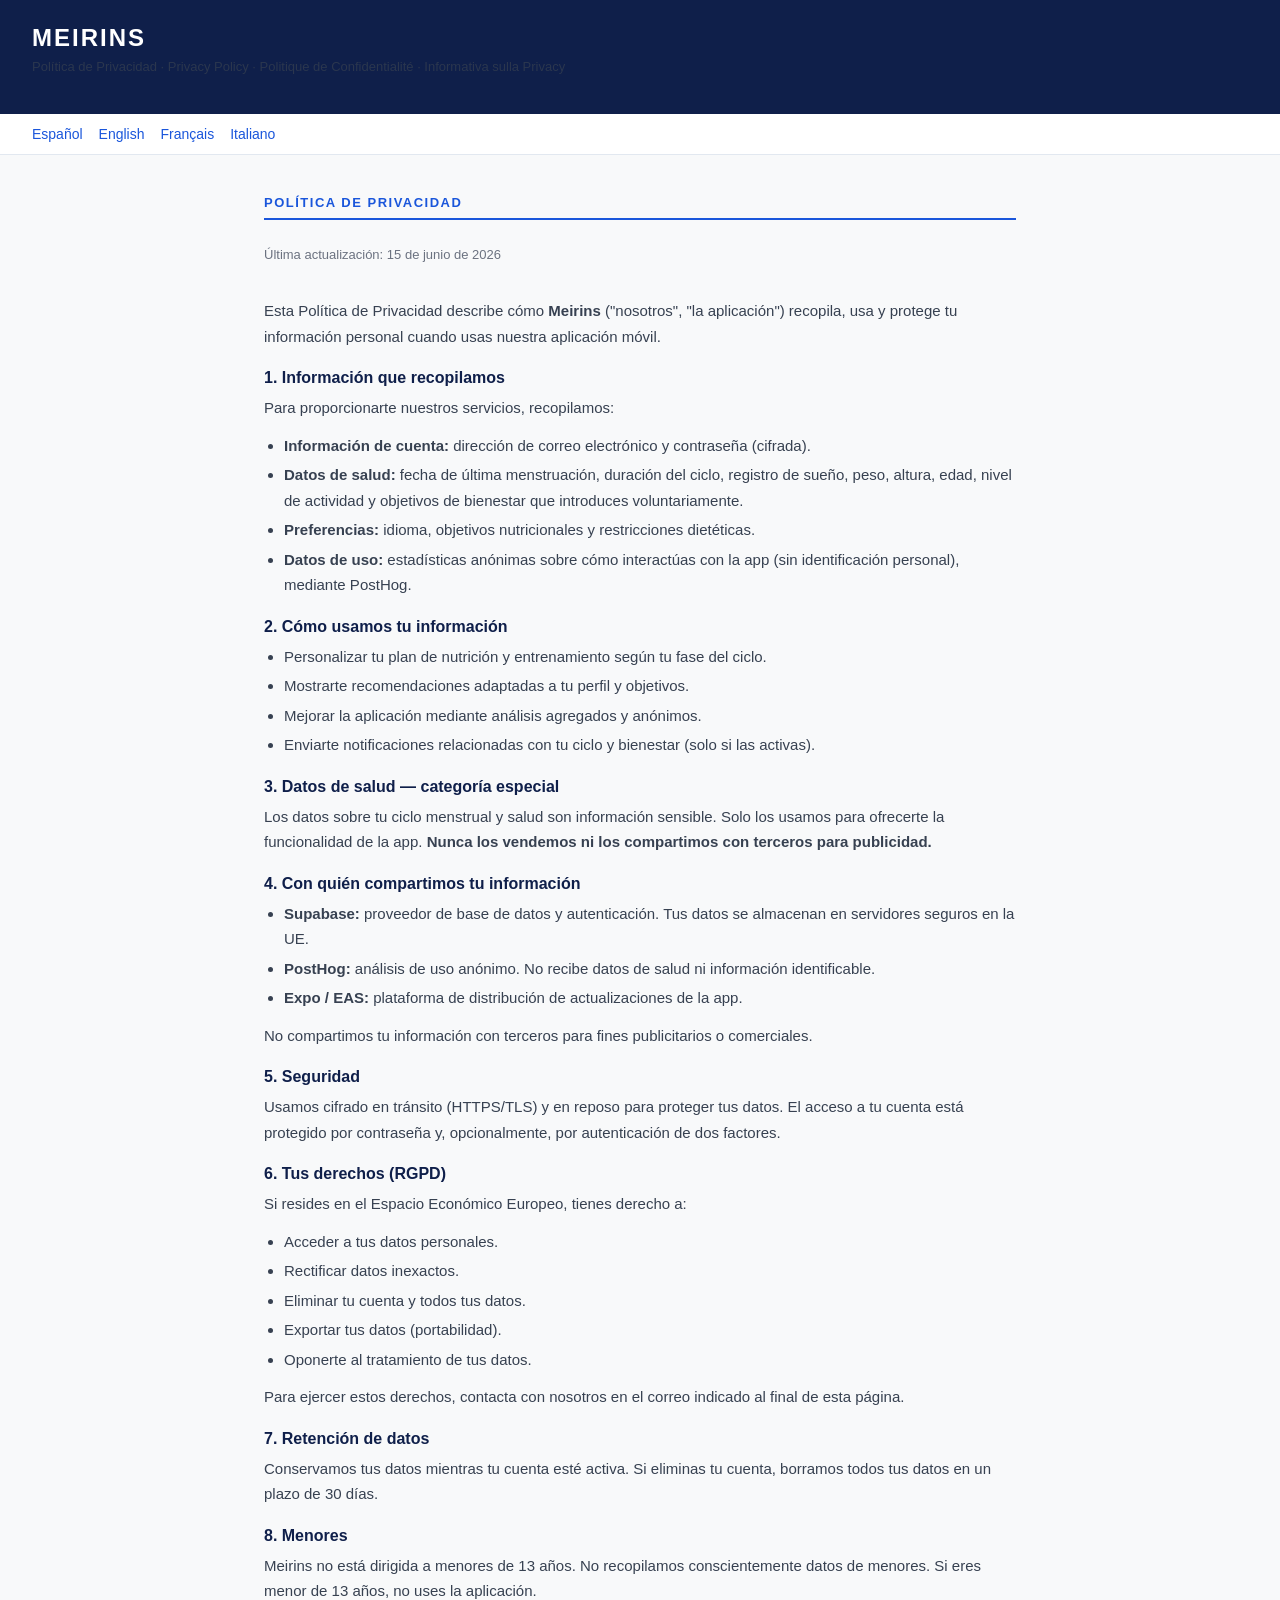
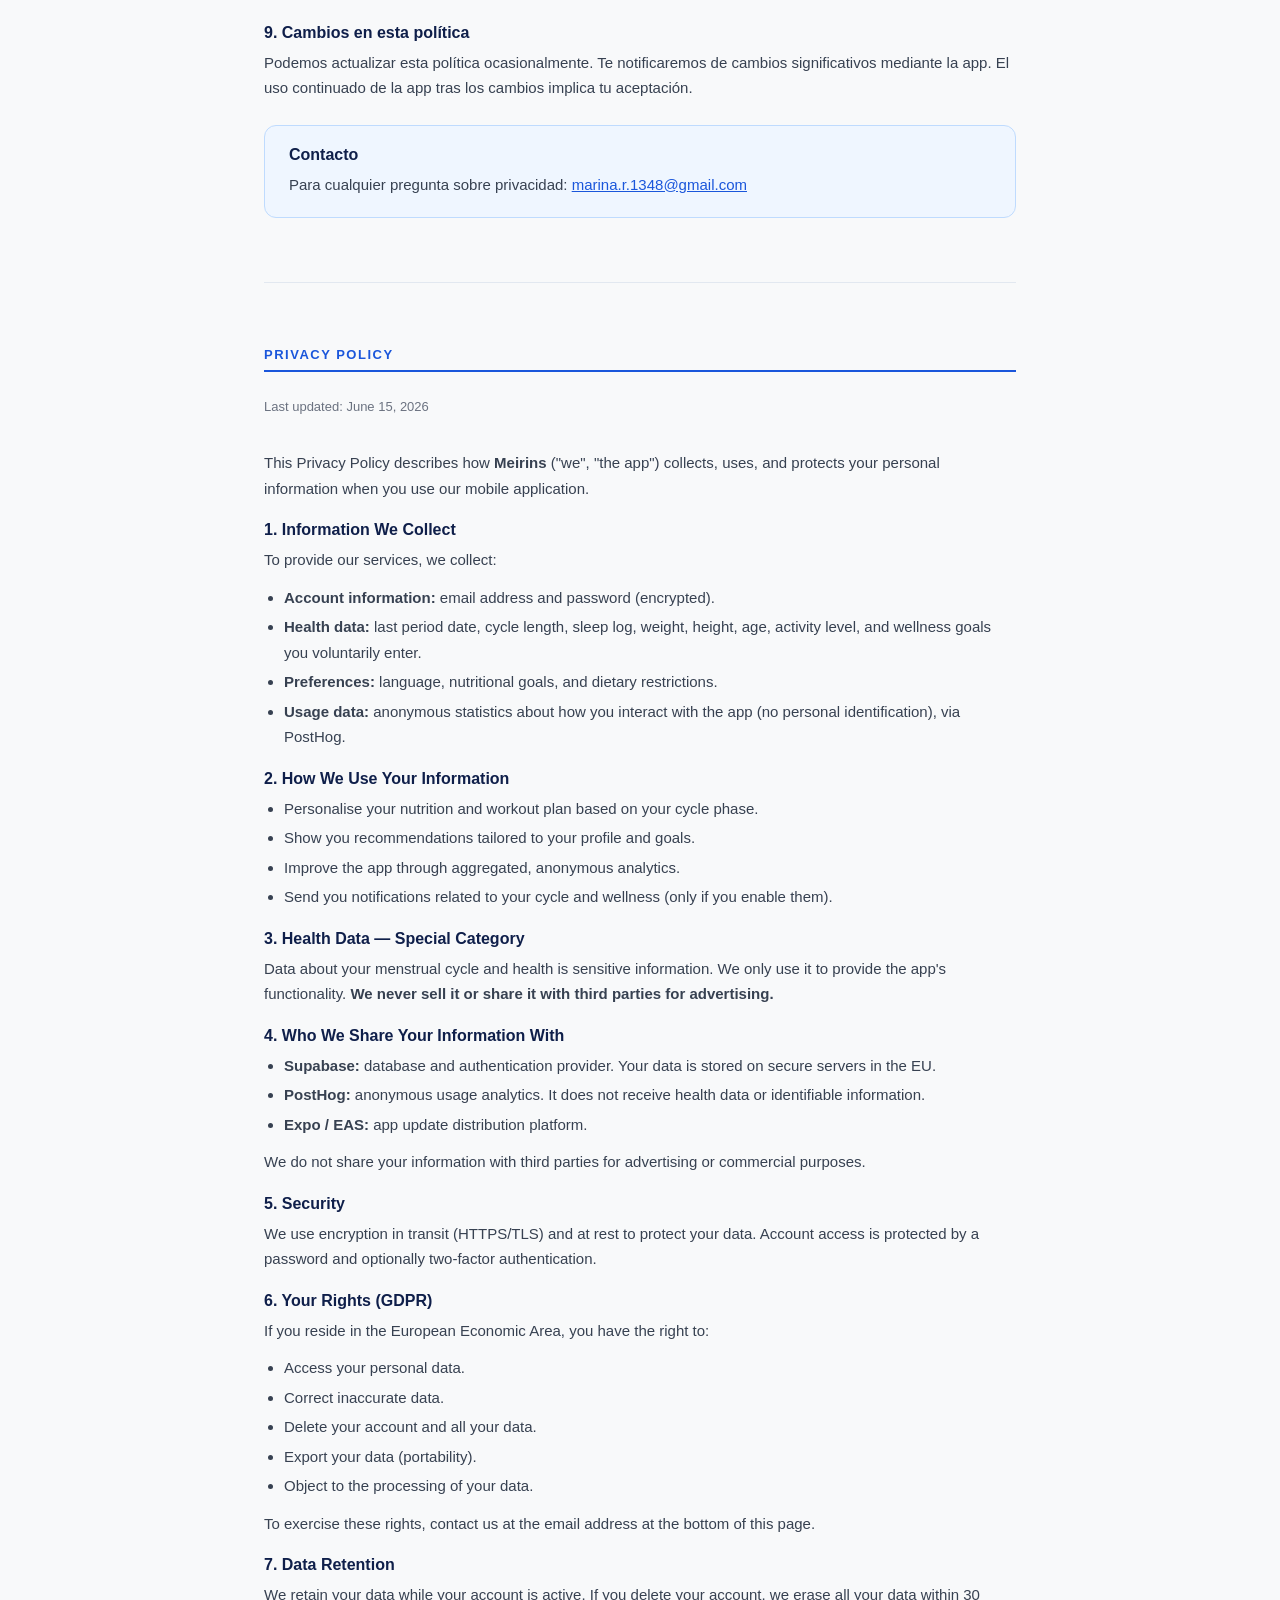
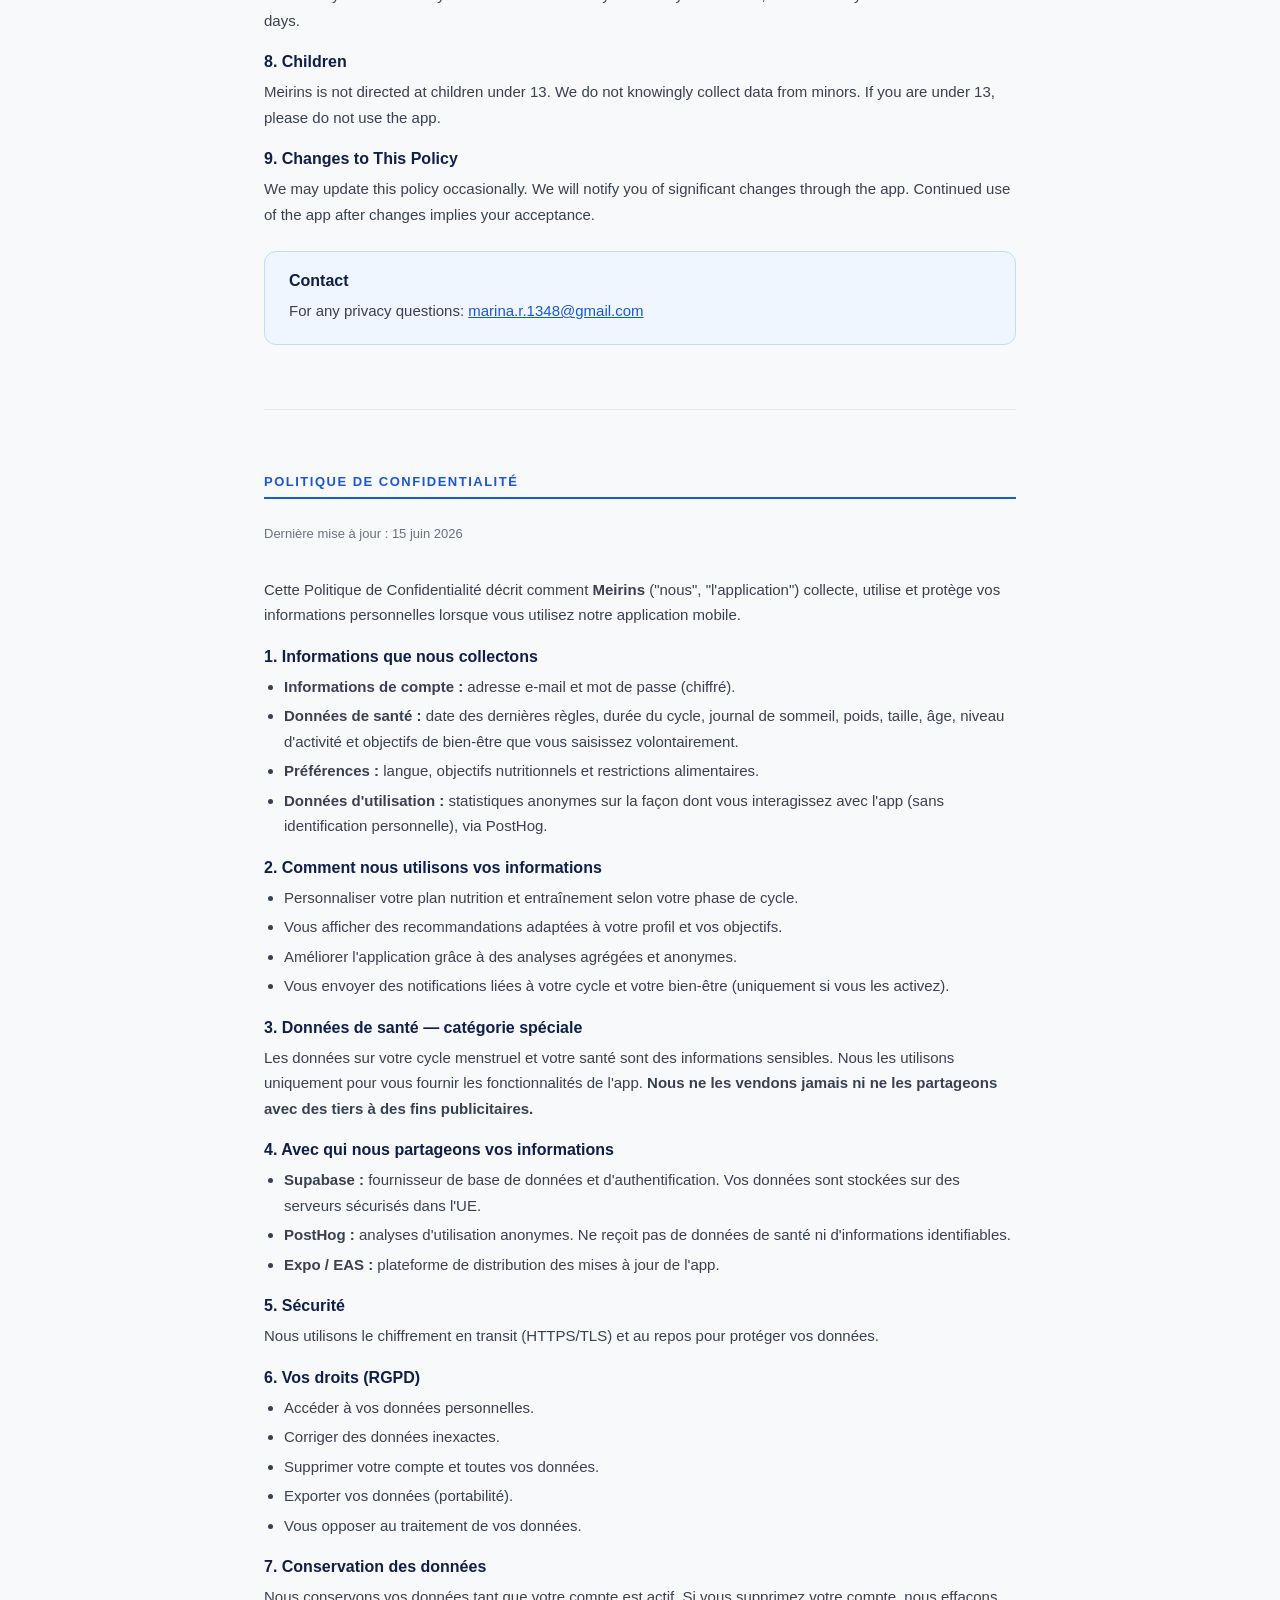
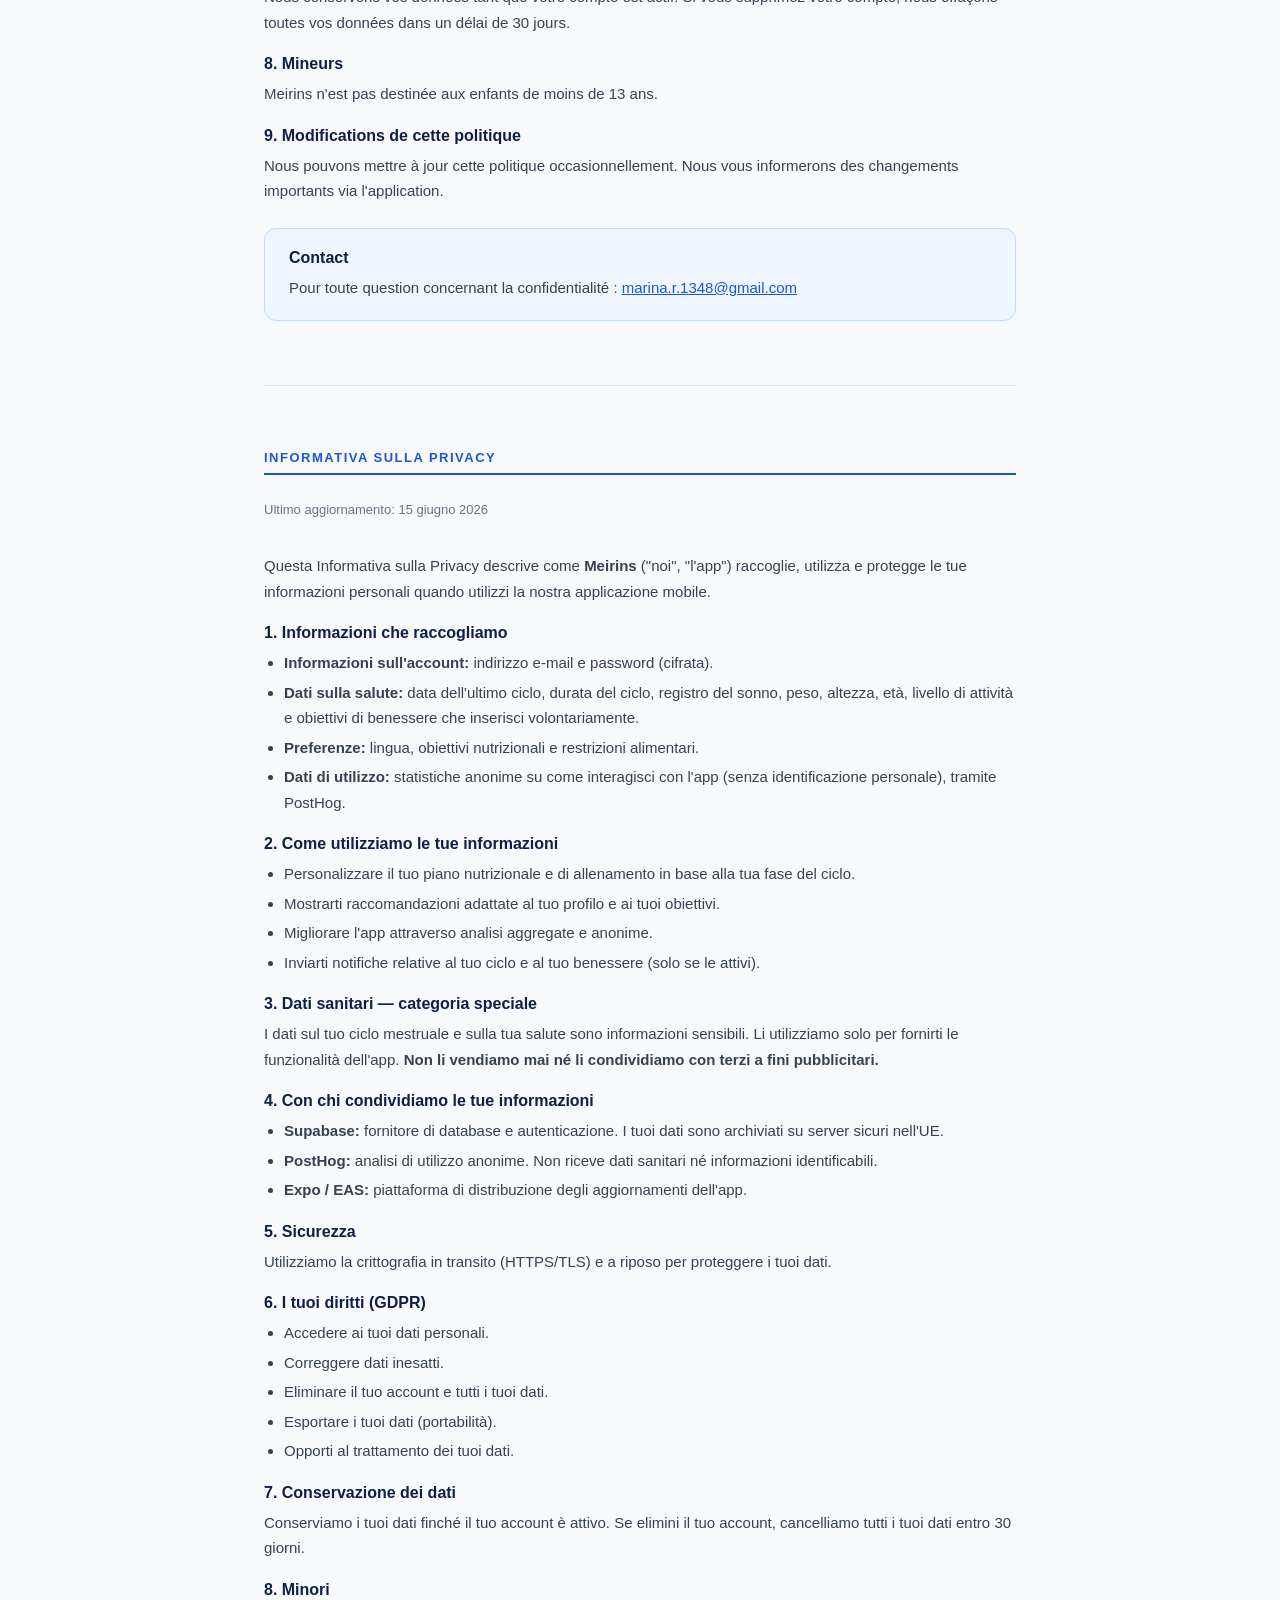
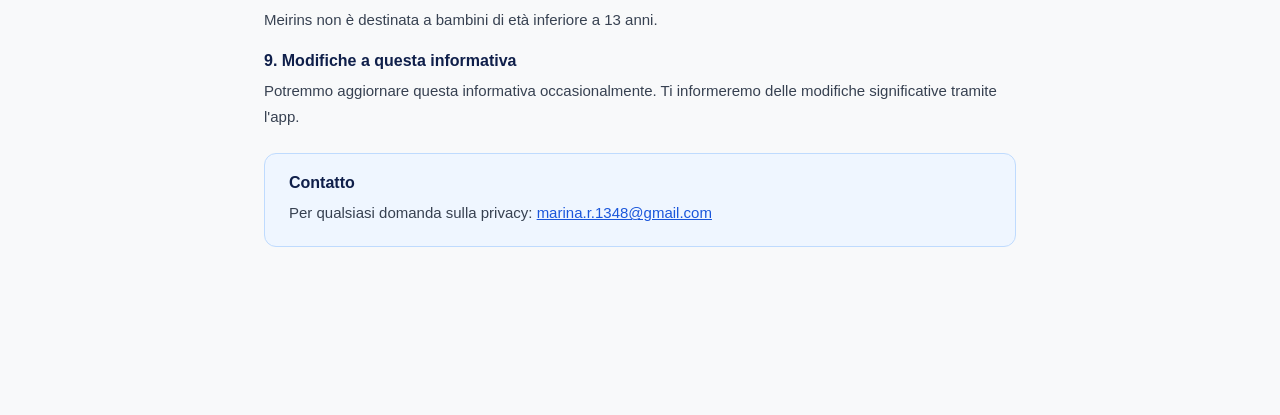
<file: privacy-policy.html>
<!DOCTYPE html>
<html lang="es">
<head>
  <meta charset="UTF-8">
  <meta name="viewport" content="width=device-width, initial-scale=1.0">
  <title>Meirins — Política de Privacidad / Privacy Policy</title>
  <style>
    * { box-sizing: border-box; margin: 0; padding: 0; }
    body { font-family: -apple-system, BlinkMacSystemFont, 'Segoe UI', sans-serif; color: #1a1a2e; background: #f8f9fa; }
    header { background: #0F1F4A; color: white; padding: 24px 32px; }
    header h1 { font-size: 24px; font-weight: 700; letter-spacing: 2px; }
    header p { font-size: 13px; opacity: 0.7; margin-top: 4px; }
    .lang-nav { background: white; border-bottom: 1px solid #e2e8f0; padding: 12px 32px; display: flex; gap: 16px; }
    .lang-nav a { color: #1A56DB; text-decoration: none; font-size: 14px; font-weight: 500; }
    .lang-nav a:hover { text-decoration: underline; }
    main { max-width: 800px; margin: 40px auto; padding: 0 24px 80px; }
    section { margin-bottom: 48px; }
    section h2 { font-size: 13px; font-weight: 700; text-transform: uppercase; letter-spacing: 1.5px; color: #1A56DB; margin-bottom: 24px; padding-bottom: 8px; border-bottom: 2px solid #1A56DB; }
    h3 { font-size: 16px; font-weight: 600; color: #0F1F4A; margin: 20px 0 8px; }
    p { font-size: 15px; line-height: 1.7; color: #374151; margin-bottom: 12px; }
    ul { margin: 8px 0 12px 20px; }
    li { font-size: 15px; line-height: 1.7; color: #374151; margin-bottom: 4px; }
    .date { font-size: 13px; color: #6b7280; margin-bottom: 32px; }
    .contact-box { background: #EFF6FF; border: 1px solid #BFDBFE; border-radius: 12px; padding: 20px 24px; margin-top: 24px; }
    .contact-box p { margin: 0; }
    a { color: #1A56DB; }
    hr { border: none; border-top: 1px solid #e2e8f0; margin: 64px 0; }
  </style>
</head>
<body>

<header>
  <h1>MEIRINS</h1>
  <p>Política de Privacidad · Privacy Policy · Politique de Confidentialité · Informativa sulla Privacy</p>
</header>

<div class="lang-nav">
  <a href="#es">Español</a>
  <a href="#en">English</a>
  <a href="#fr">Français</a>
  <a href="#it">Italiano</a>
</div>

<main>

<!-- ═══════════════════════════════════ ESPAÑOL ═══════════════════════════════════ -->
<div id="es">
<section>
  <h2>Política de Privacidad</h2>
  <p class="date">Última actualización: 15 de junio de 2026</p>

  <p>Esta Política de Privacidad describe cómo <strong>Meirins</strong> ("nosotros", "la aplicación") recopila, usa y protege tu información personal cuando usas nuestra aplicación móvil.</p>

  <h3>1. Información que recopilamos</h3>
  <p>Para proporcionarte nuestros servicios, recopilamos:</p>
  <ul>
    <li><strong>Información de cuenta:</strong> dirección de correo electrónico y contraseña (cifrada).</li>
    <li><strong>Datos de salud:</strong> fecha de última menstruación, duración del ciclo, registro de sueño, peso, altura, edad, nivel de actividad y objetivos de bienestar que introduces voluntariamente.</li>
    <li><strong>Preferencias:</strong> idioma, objetivos nutricionales y restricciones dietéticas.</li>
    <li><strong>Datos de uso:</strong> estadísticas anónimas sobre cómo interactúas con la app (sin identificación personal), mediante PostHog.</li>
  </ul>

  <h3>2. Cómo usamos tu información</h3>
  <ul>
    <li>Personalizar tu plan de nutrición y entrenamiento según tu fase del ciclo.</li>
    <li>Mostrarte recomendaciones adaptadas a tu perfil y objetivos.</li>
    <li>Mejorar la aplicación mediante análisis agregados y anónimos.</li>
    <li>Enviarte notificaciones relacionadas con tu ciclo y bienestar (solo si las activas).</li>
  </ul>

  <h3>3. Datos de salud — categoría especial</h3>
  <p>Los datos sobre tu ciclo menstrual y salud son información sensible. Solo los usamos para ofrecerte la funcionalidad de la app. <strong>Nunca los vendemos ni los compartimos con terceros para publicidad.</strong></p>

  <h3>4. Con quién compartimos tu información</h3>
  <ul>
    <li><strong>Supabase:</strong> proveedor de base de datos y autenticación. Tus datos se almacenan en servidores seguros en la UE.</li>
    <li><strong>PostHog:</strong> análisis de uso anónimo. No recibe datos de salud ni información identificable.</li>
    <li><strong>Expo / EAS:</strong> plataforma de distribución de actualizaciones de la app.</li>
  </ul>
  <p>No compartimos tu información con terceros para fines publicitarios o comerciales.</p>

  <h3>5. Seguridad</h3>
  <p>Usamos cifrado en tránsito (HTTPS/TLS) y en reposo para proteger tus datos. El acceso a tu cuenta está protegido por contraseña y, opcionalmente, por autenticación de dos factores.</p>

  <h3>6. Tus derechos (RGPD)</h3>
  <p>Si resides en el Espacio Económico Europeo, tienes derecho a:</p>
  <ul>
    <li>Acceder a tus datos personales.</li>
    <li>Rectificar datos inexactos.</li>
    <li>Eliminar tu cuenta y todos tus datos.</li>
    <li>Exportar tus datos (portabilidad).</li>
    <li>Oponerte al tratamiento de tus datos.</li>
  </ul>
  <p>Para ejercer estos derechos, contacta con nosotros en el correo indicado al final de esta página.</p>

  <h3>7. Retención de datos</h3>
  <p>Conservamos tus datos mientras tu cuenta esté activa. Si eliminas tu cuenta, borramos todos tus datos en un plazo de 30 días.</p>

  <h3>8. Menores</h3>
  <p>Meirins no está dirigida a menores de 13 años. No recopilamos conscientemente datos de menores. Si eres menor de 13 años, no uses la aplicación.</p>

  <h3>9. Cambios en esta política</h3>
  <p>Podemos actualizar esta política ocasionalmente. Te notificaremos de cambios significativos mediante la app. El uso continuado de la app tras los cambios implica tu aceptación.</p>

  <div class="contact-box">
    <h3 style="margin-top:0">Contacto</h3>
    <p>Para cualquier pregunta sobre privacidad: <a href="mailto:marina.r.1348@gmail.com">marina.r.1348@gmail.com</a></p>
  </div>
</section>
</div>

<hr>

<!-- ═══════════════════════════════════ ENGLISH ═══════════════════════════════════ -->
<div id="en">
<section>
  <h2>Privacy Policy</h2>
  <p class="date">Last updated: June 15, 2026</p>

  <p>This Privacy Policy describes how <strong>Meirins</strong> ("we", "the app") collects, uses, and protects your personal information when you use our mobile application.</p>

  <h3>1. Information We Collect</h3>
  <p>To provide our services, we collect:</p>
  <ul>
    <li><strong>Account information:</strong> email address and password (encrypted).</li>
    <li><strong>Health data:</strong> last period date, cycle length, sleep log, weight, height, age, activity level, and wellness goals you voluntarily enter.</li>
    <li><strong>Preferences:</strong> language, nutritional goals, and dietary restrictions.</li>
    <li><strong>Usage data:</strong> anonymous statistics about how you interact with the app (no personal identification), via PostHog.</li>
  </ul>

  <h3>2. How We Use Your Information</h3>
  <ul>
    <li>Personalise your nutrition and workout plan based on your cycle phase.</li>
    <li>Show you recommendations tailored to your profile and goals.</li>
    <li>Improve the app through aggregated, anonymous analytics.</li>
    <li>Send you notifications related to your cycle and wellness (only if you enable them).</li>
  </ul>

  <h3>3. Health Data — Special Category</h3>
  <p>Data about your menstrual cycle and health is sensitive information. We only use it to provide the app's functionality. <strong>We never sell it or share it with third parties for advertising.</strong></p>

  <h3>4. Who We Share Your Information With</h3>
  <ul>
    <li><strong>Supabase:</strong> database and authentication provider. Your data is stored on secure servers in the EU.</li>
    <li><strong>PostHog:</strong> anonymous usage analytics. It does not receive health data or identifiable information.</li>
    <li><strong>Expo / EAS:</strong> app update distribution platform.</li>
  </ul>
  <p>We do not share your information with third parties for advertising or commercial purposes.</p>

  <h3>5. Security</h3>
  <p>We use encryption in transit (HTTPS/TLS) and at rest to protect your data. Account access is protected by a password and optionally two-factor authentication.</p>

  <h3>6. Your Rights (GDPR)</h3>
  <p>If you reside in the European Economic Area, you have the right to:</p>
  <ul>
    <li>Access your personal data.</li>
    <li>Correct inaccurate data.</li>
    <li>Delete your account and all your data.</li>
    <li>Export your data (portability).</li>
    <li>Object to the processing of your data.</li>
  </ul>
  <p>To exercise these rights, contact us at the email address at the bottom of this page.</p>

  <h3>7. Data Retention</h3>
  <p>We retain your data while your account is active. If you delete your account, we erase all your data within 30 days.</p>

  <h3>8. Children</h3>
  <p>Meirins is not directed at children under 13. We do not knowingly collect data from minors. If you are under 13, please do not use the app.</p>

  <h3>9. Changes to This Policy</h3>
  <p>We may update this policy occasionally. We will notify you of significant changes through the app. Continued use of the app after changes implies your acceptance.</p>

  <div class="contact-box">
    <h3 style="margin-top:0">Contact</h3>
    <p>For any privacy questions: <a href="mailto:marina.r.1348@gmail.com">marina.r.1348@gmail.com</a></p>
  </div>
</section>
</div>

<hr>

<!-- ═══════════════════════════════════ FRANÇAIS ═══════════════════════════════════ -->
<div id="fr">
<section>
  <h2>Politique de Confidentialité</h2>
  <p class="date">Dernière mise à jour : 15 juin 2026</p>

  <p>Cette Politique de Confidentialité décrit comment <strong>Meirins</strong> ("nous", "l'application") collecte, utilise et protège vos informations personnelles lorsque vous utilisez notre application mobile.</p>

  <h3>1. Informations que nous collectons</h3>
  <ul>
    <li><strong>Informations de compte :</strong> adresse e-mail et mot de passe (chiffré).</li>
    <li><strong>Données de santé :</strong> date des dernières règles, durée du cycle, journal de sommeil, poids, taille, âge, niveau d'activité et objectifs de bien-être que vous saisissez volontairement.</li>
    <li><strong>Préférences :</strong> langue, objectifs nutritionnels et restrictions alimentaires.</li>
    <li><strong>Données d'utilisation :</strong> statistiques anonymes sur la façon dont vous interagissez avec l'app (sans identification personnelle), via PostHog.</li>
  </ul>

  <h3>2. Comment nous utilisons vos informations</h3>
  <ul>
    <li>Personnaliser votre plan nutrition et entraînement selon votre phase de cycle.</li>
    <li>Vous afficher des recommandations adaptées à votre profil et vos objectifs.</li>
    <li>Améliorer l'application grâce à des analyses agrégées et anonymes.</li>
    <li>Vous envoyer des notifications liées à votre cycle et votre bien-être (uniquement si vous les activez).</li>
  </ul>

  <h3>3. Données de santé — catégorie spéciale</h3>
  <p>Les données sur votre cycle menstruel et votre santé sont des informations sensibles. Nous les utilisons uniquement pour vous fournir les fonctionnalités de l'app. <strong>Nous ne les vendons jamais ni ne les partageons avec des tiers à des fins publicitaires.</strong></p>

  <h3>4. Avec qui nous partageons vos informations</h3>
  <ul>
    <li><strong>Supabase :</strong> fournisseur de base de données et d'authentification. Vos données sont stockées sur des serveurs sécurisés dans l'UE.</li>
    <li><strong>PostHog :</strong> analyses d'utilisation anonymes. Ne reçoit pas de données de santé ni d'informations identifiables.</li>
    <li><strong>Expo / EAS :</strong> plateforme de distribution des mises à jour de l'app.</li>
  </ul>

  <h3>5. Sécurité</h3>
  <p>Nous utilisons le chiffrement en transit (HTTPS/TLS) et au repos pour protéger vos données.</p>

  <h3>6. Vos droits (RGPD)</h3>
  <ul>
    <li>Accéder à vos données personnelles.</li>
    <li>Corriger des données inexactes.</li>
    <li>Supprimer votre compte et toutes vos données.</li>
    <li>Exporter vos données (portabilité).</li>
    <li>Vous opposer au traitement de vos données.</li>
  </ul>

  <h3>7. Conservation des données</h3>
  <p>Nous conservons vos données tant que votre compte est actif. Si vous supprimez votre compte, nous effaçons toutes vos données dans un délai de 30 jours.</p>

  <h3>8. Mineurs</h3>
  <p>Meirins n'est pas destinée aux enfants de moins de 13 ans.</p>

  <h3>9. Modifications de cette politique</h3>
  <p>Nous pouvons mettre à jour cette politique occasionnellement. Nous vous informerons des changements importants via l'application.</p>

  <div class="contact-box">
    <h3 style="margin-top:0">Contact</h3>
    <p>Pour toute question concernant la confidentialité : <a href="mailto:marina.r.1348@gmail.com">marina.r.1348@gmail.com</a></p>
  </div>
</section>
</div>

<hr>

<!-- ═══════════════════════════════════ ITALIANO ═══════════════════════════════════ -->
<div id="it">
<section>
  <h2>Informativa sulla Privacy</h2>
  <p class="date">Ultimo aggiornamento: 15 giugno 2026</p>

  <p>Questa Informativa sulla Privacy descrive come <strong>Meirins</strong> ("noi", "l'app") raccoglie, utilizza e protegge le tue informazioni personali quando utilizzi la nostra applicazione mobile.</p>

  <h3>1. Informazioni che raccogliamo</h3>
  <ul>
    <li><strong>Informazioni sull'account:</strong> indirizzo e-mail e password (cifrata).</li>
    <li><strong>Dati sulla salute:</strong> data dell'ultimo ciclo, durata del ciclo, registro del sonno, peso, altezza, età, livello di attività e obiettivi di benessere che inserisci volontariamente.</li>
    <li><strong>Preferenze:</strong> lingua, obiettivi nutrizionali e restrizioni alimentari.</li>
    <li><strong>Dati di utilizzo:</strong> statistiche anonime su come interagisci con l'app (senza identificazione personale), tramite PostHog.</li>
  </ul>

  <h3>2. Come utilizziamo le tue informazioni</h3>
  <ul>
    <li>Personalizzare il tuo piano nutrizionale e di allenamento in base alla tua fase del ciclo.</li>
    <li>Mostrarti raccomandazioni adattate al tuo profilo e ai tuoi obiettivi.</li>
    <li>Migliorare l'app attraverso analisi aggregate e anonime.</li>
    <li>Inviarti notifiche relative al tuo ciclo e al tuo benessere (solo se le attivi).</li>
  </ul>

  <h3>3. Dati sanitari — categoria speciale</h3>
  <p>I dati sul tuo ciclo mestruale e sulla tua salute sono informazioni sensibili. Li utilizziamo solo per fornirti le funzionalità dell'app. <strong>Non li vendiamo mai né li condividiamo con terzi a fini pubblicitari.</strong></p>

  <h3>4. Con chi condividiamo le tue informazioni</h3>
  <ul>
    <li><strong>Supabase:</strong> fornitore di database e autenticazione. I tuoi dati sono archiviati su server sicuri nell'UE.</li>
    <li><strong>PostHog:</strong> analisi di utilizzo anonime. Non riceve dati sanitari né informazioni identificabili.</li>
    <li><strong>Expo / EAS:</strong> piattaforma di distribuzione degli aggiornamenti dell'app.</li>
  </ul>

  <h3>5. Sicurezza</h3>
  <p>Utilizziamo la crittografia in transito (HTTPS/TLS) e a riposo per proteggere i tuoi dati.</p>

  <h3>6. I tuoi diritti (GDPR)</h3>
  <ul>
    <li>Accedere ai tuoi dati personali.</li>
    <li>Correggere dati inesatti.</li>
    <li>Eliminare il tuo account e tutti i tuoi dati.</li>
    <li>Esportare i tuoi dati (portabilità).</li>
    <li>Opporti al trattamento dei tuoi dati.</li>
  </ul>

  <h3>7. Conservazione dei dati</h3>
  <p>Conserviamo i tuoi dati finché il tuo account è attivo. Se elimini il tuo account, cancelliamo tutti i tuoi dati entro 30 giorni.</p>

  <h3>8. Minori</h3>
  <p>Meirins non è destinata a bambini di età inferiore a 13 anni.</p>

  <h3>9. Modifiche a questa informativa</h3>
  <p>Potremmo aggiornare questa informativa occasionalmente. Ti informeremo delle modifiche significative tramite l'app.</p>

  <div class="contact-box">
    <h3 style="margin-top:0">Contatto</h3>
    <p>Per qualsiasi domanda sulla privacy: <a href="mailto:marina.r.1348@gmail.com">marina.r.1348@gmail.com</a></p>
  </div>
</section>
</div>

</main>
</body>
</html>
</file>
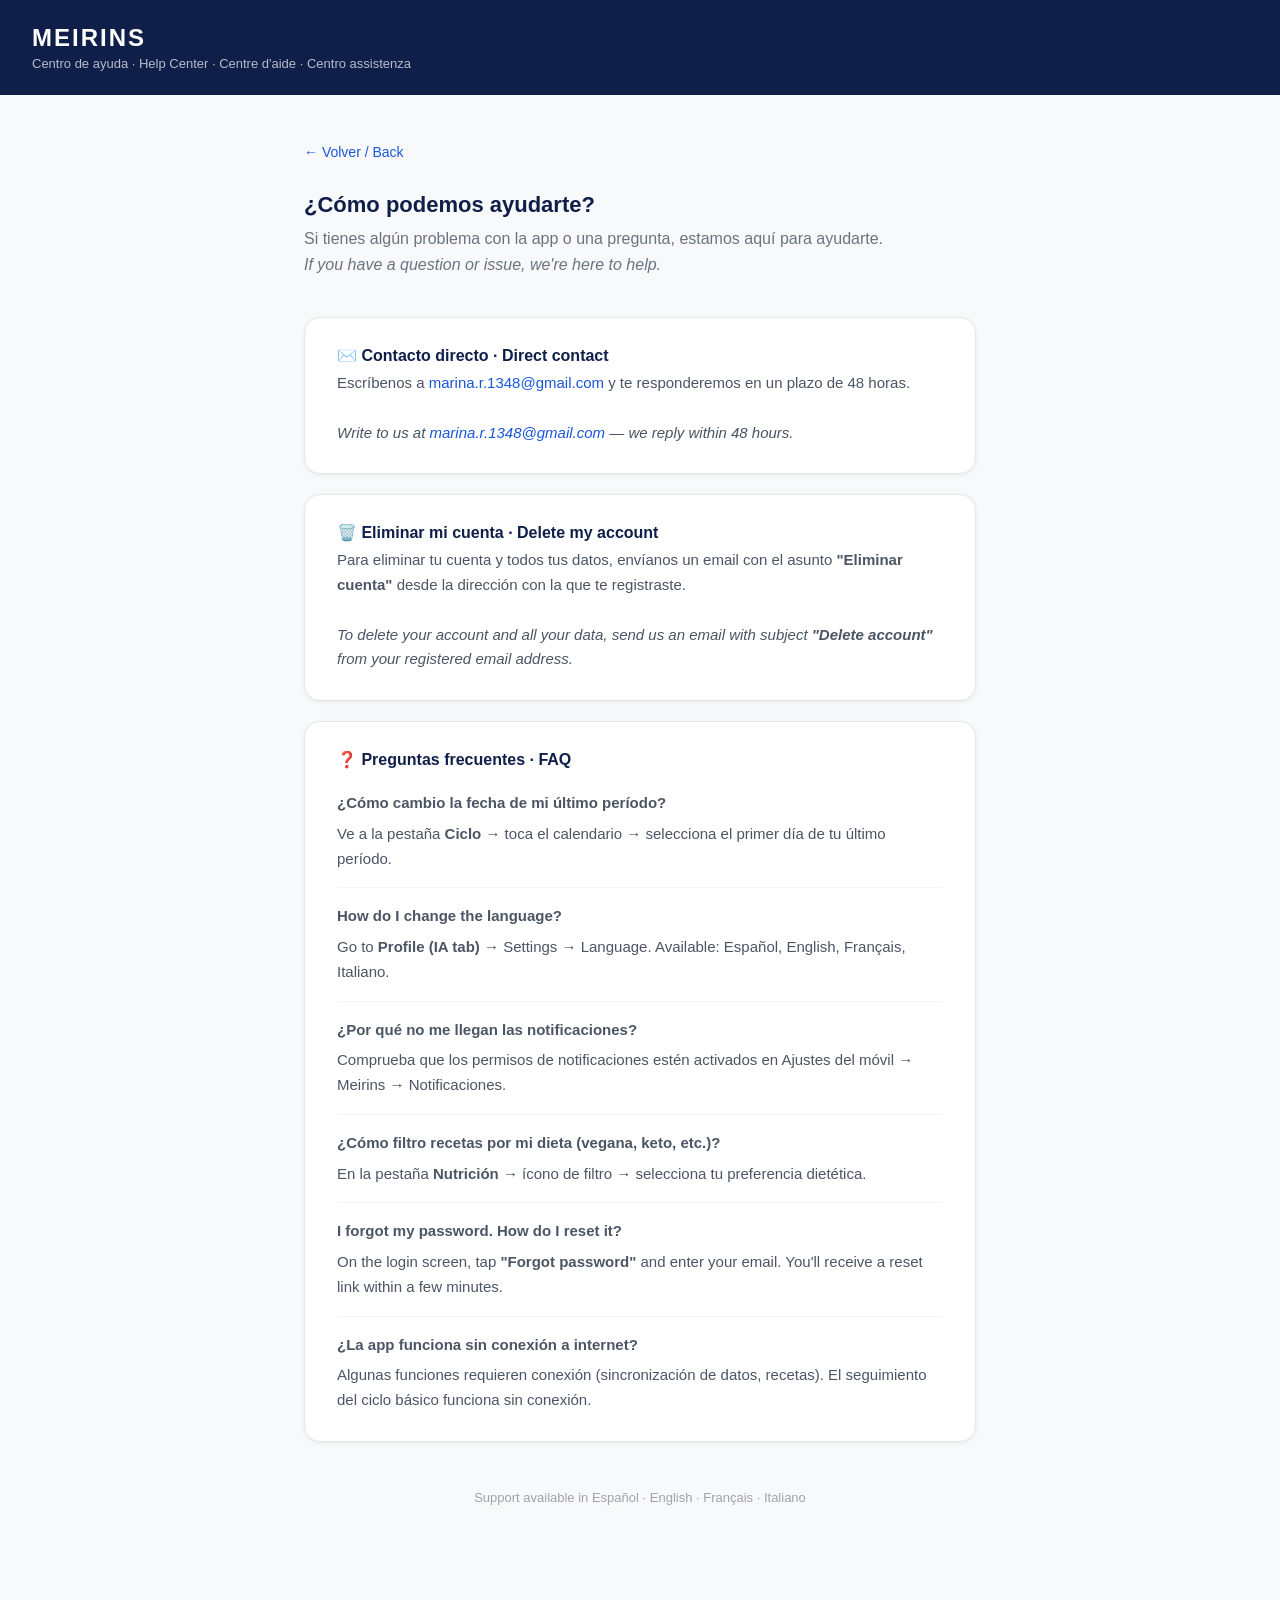
<file: support.html>
<!DOCTYPE html>
<html lang="es">
<head>
  <meta charset="UTF-8">
  <meta name="viewport" content="width=device-width, initial-scale=1.0">
  <title>Meirins — Soporte / Support</title>
  <style>
    * { box-sizing: border-box; margin: 0; padding: 0; }
    body { font-family: -apple-system, BlinkMacSystemFont, 'Segoe UI', sans-serif; color: #1a1a2e; background: #f8f9fa; }
    header { background: #0F1F4A; color: white; padding: 24px 32px; }
    header h1 { font-size: 24px; font-weight: 700; letter-spacing: 2px; }
    header p { font-size: 13px; opacity: 0.7; margin-top: 4px; }
    main { max-width: 720px; margin: 48px auto; padding: 0 24px 80px; }
    h2 { font-size: 22px; font-weight: 700; color: #0F1F4A; margin-bottom: 8px; }
    .lead { font-size: 16px; color: #6b7280; margin-bottom: 40px; line-height: 1.6; }
    .card { background: white; border-radius: 16px; padding: 28px 32px; margin-bottom: 20px; box-shadow: 0 1px 4px rgba(0,0,0,0.07); border: 1px solid #e5e7eb; }
    .card h3 { font-size: 16px; font-weight: 700; color: #0F1F4A; margin-bottom: 6px; display: flex; align-items: center; gap: 10px; }
    .card p { font-size: 15px; color: #4b5563; line-height: 1.65; }
    .card a { color: #1A56DB; text-decoration: none; font-weight: 500; }
    .card a:hover { text-decoration: underline; }
    .faq-item { border-bottom: 1px solid #f3f4f6; padding: 16px 0; }
    .faq-item:last-child { border-bottom: none; padding-bottom: 0; }
    .faq-q { font-size: 15px; font-weight: 600; color: #111827; margin-bottom: 6px; }
    .faq-a { font-size: 14px; color: #4b5563; line-height: 1.6; }
    .back-link { display: inline-block; margin-bottom: 32px; font-size: 14px; color: #1A56DB; text-decoration: none; }
    .back-link:hover { text-decoration: underline; }
    .lang-note { font-size: 13px; color: #9ca3af; margin-top: 48px; text-align: center; }
  </style>
</head>
<body>

<header>
  <h1>MEIRINS</h1>
  <p>Centro de ayuda · Help Center · Centre d'aide · Centro assistenza</p>
</header>

<main>
  <a href="index.html" class="back-link">← Volver / Back</a>

  <h2>¿Cómo podemos ayudarte?</h2>
  <p class="lead">Si tienes algún problema con la app o una pregunta, estamos aquí para ayudarte.<br>
  <em>If you have a question or issue, we're here to help.</em></p>

  <!-- Contacto directo -->
  <div class="card">
    <h3>✉️ Contacto directo · Direct contact</h3>
    <p>
      Escríbenos a <a href="mailto:marina.r.1348@gmail.com">marina.r.1348@gmail.com</a> y te responderemos en un plazo de 48 horas.<br><br>
      <em>Write to us at <a href="mailto:marina.r.1348@gmail.com">marina.r.1348@gmail.com</a> — we reply within 48 hours.</em>
    </p>
  </div>

  <!-- Eliminar cuenta -->
  <div class="card">
    <h3>🗑️ Eliminar mi cuenta · Delete my account</h3>
    <p>
      Para eliminar tu cuenta y todos tus datos, envíanos un email con el asunto <strong>"Eliminar cuenta"</strong> desde la dirección con la que te registraste.<br><br>
      <em>To delete your account and all your data, send us an email with subject <strong>"Delete account"</strong> from your registered email address.</em>
    </p>
  </div>

  <!-- FAQ -->
  <div class="card">
    <h3>❓ Preguntas frecuentes · FAQ</h3>

    <div class="faq-item">
      <p class="faq-q">¿Cómo cambio la fecha de mi último período?</p>
      <p class="faq-a">Ve a la pestaña <strong>Ciclo</strong> → toca el calendario → selecciona el primer día de tu último período.</p>
    </div>

    <div class="faq-item">
      <p class="faq-q">How do I change the language?</p>
      <p class="faq-a">Go to <strong>Profile (IA tab)</strong> → Settings → Language. Available: Español, English, Français, Italiano.</p>
    </div>

    <div class="faq-item">
      <p class="faq-q">¿Por qué no me llegan las notificaciones?</p>
      <p class="faq-a">Comprueba que los permisos de notificaciones estén activados en Ajustes del móvil → Meirins → Notificaciones.</p>
    </div>

    <div class="faq-item">
      <p class="faq-q">¿Cómo filtro recetas por mi dieta (vegana, keto, etc.)?</p>
      <p class="faq-a">En la pestaña <strong>Nutrición</strong> → ícono de filtro → selecciona tu preferencia dietética.</p>
    </div>

    <div class="faq-item">
      <p class="faq-q">I forgot my password. How do I reset it?</p>
      <p class="faq-a">On the login screen, tap <strong>"Forgot password"</strong> and enter your email. You'll receive a reset link within a few minutes.</p>
    </div>

    <div class="faq-item">
      <p class="faq-q">¿La app funciona sin conexión a internet?</p>
      <p class="faq-a">Algunas funciones requieren conexión (sincronización de datos, recetas). El seguimiento del ciclo básico funciona sin conexión.</p>
    </div>
  </div>

  <p class="lang-note">Support available in Español · English · Français · Italiano</p>
</main>
</body>
</html>
</file>
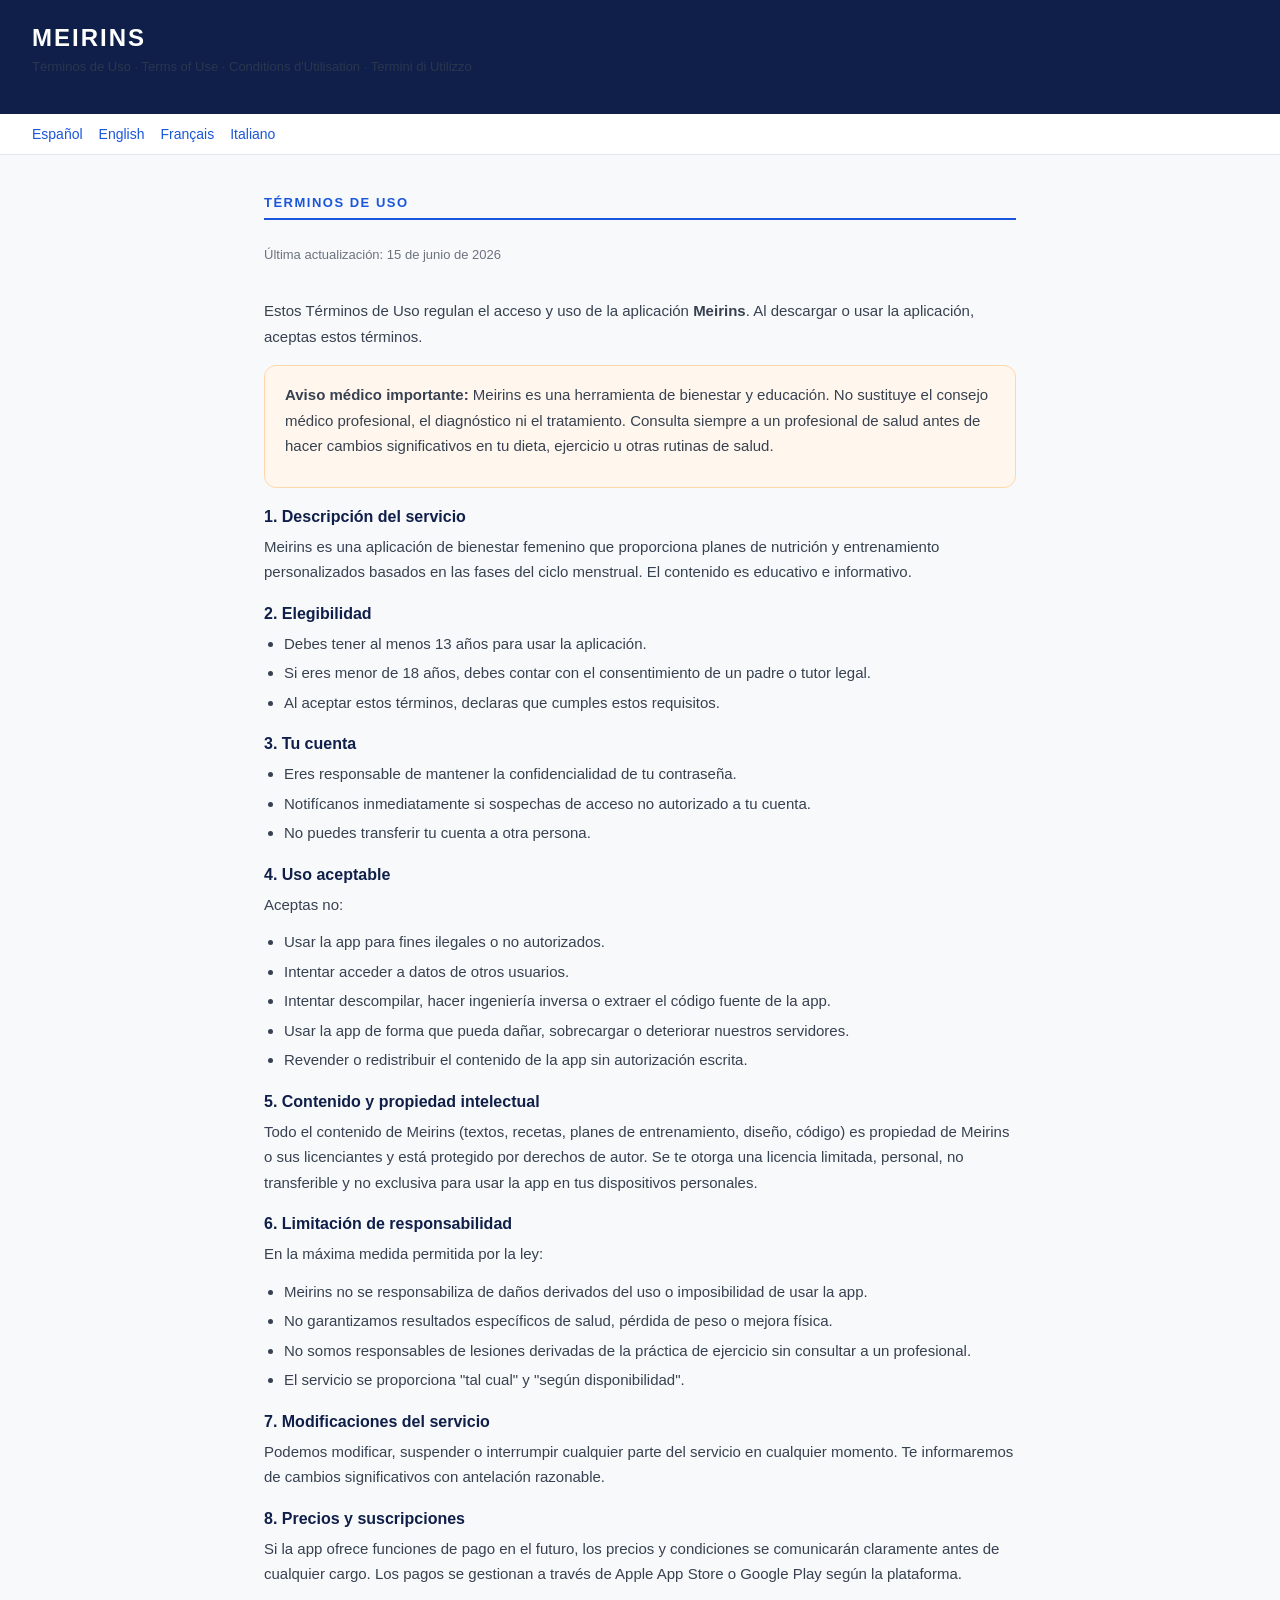
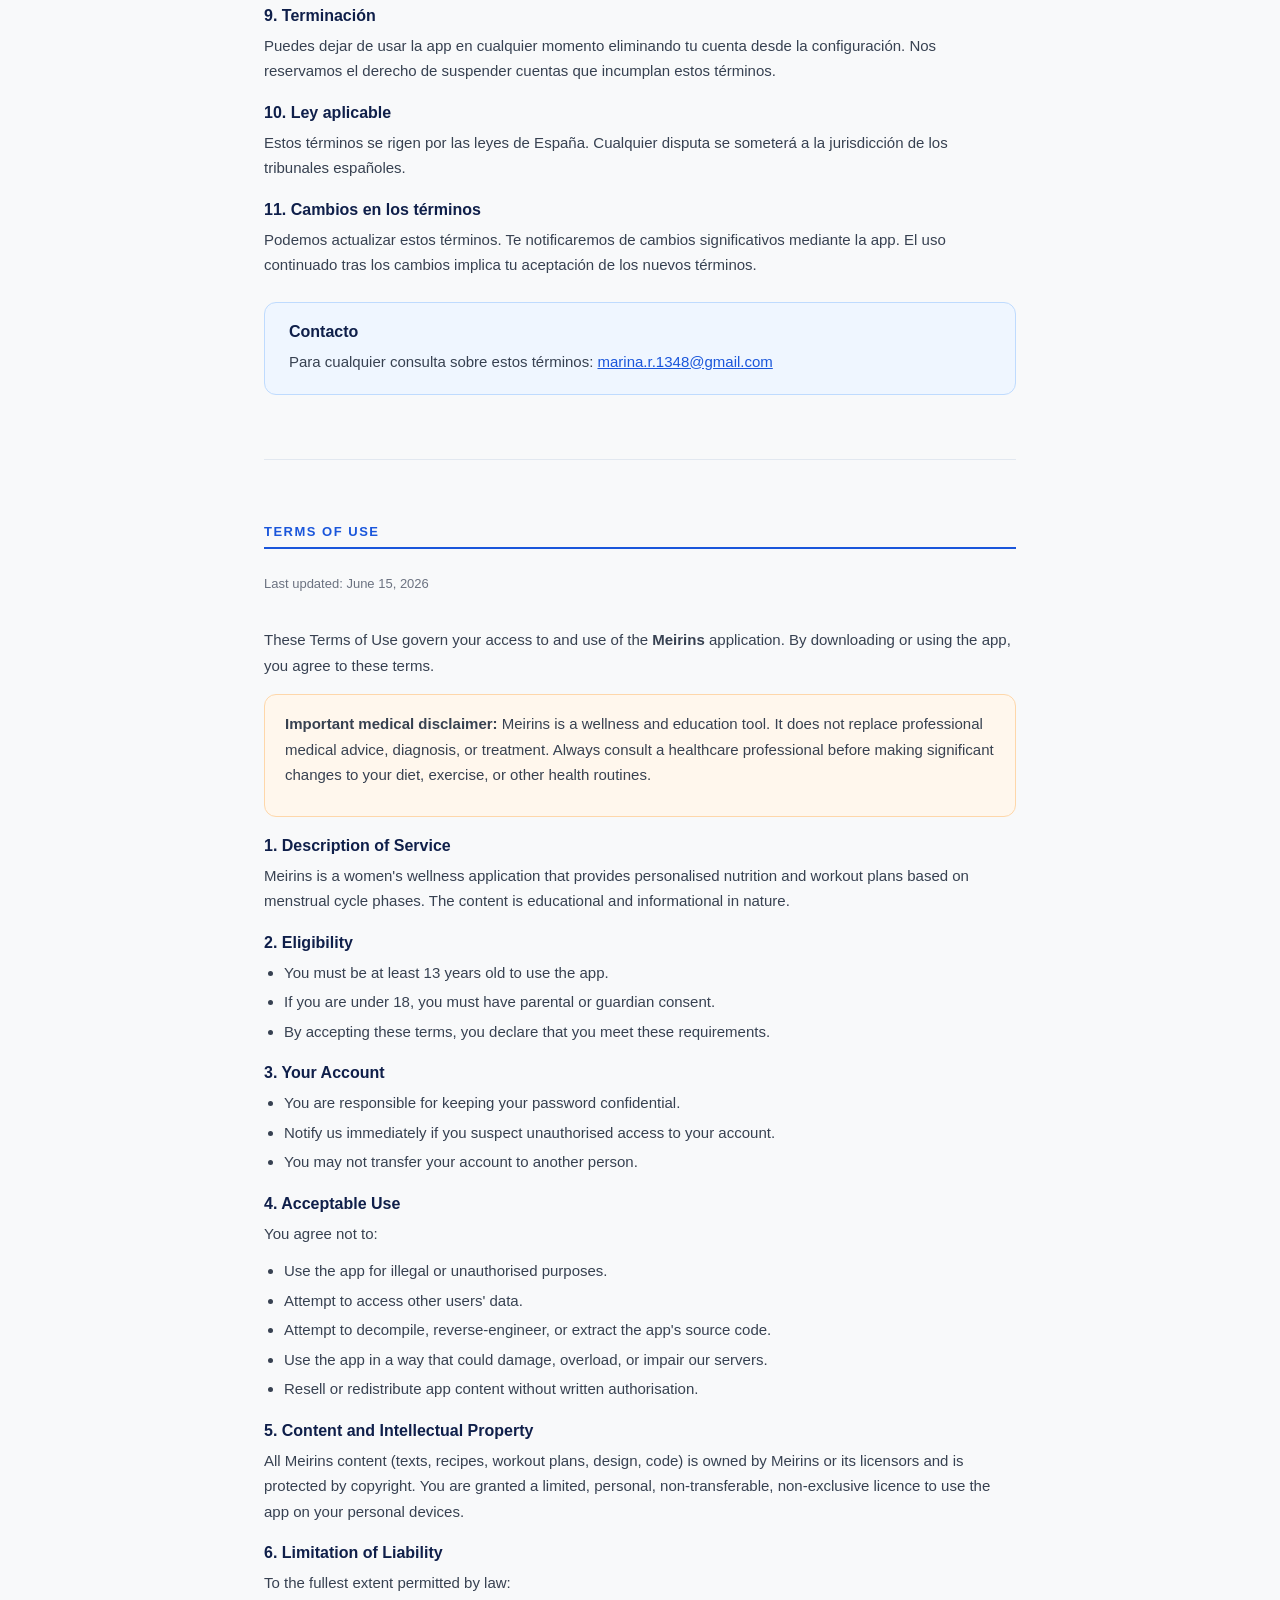
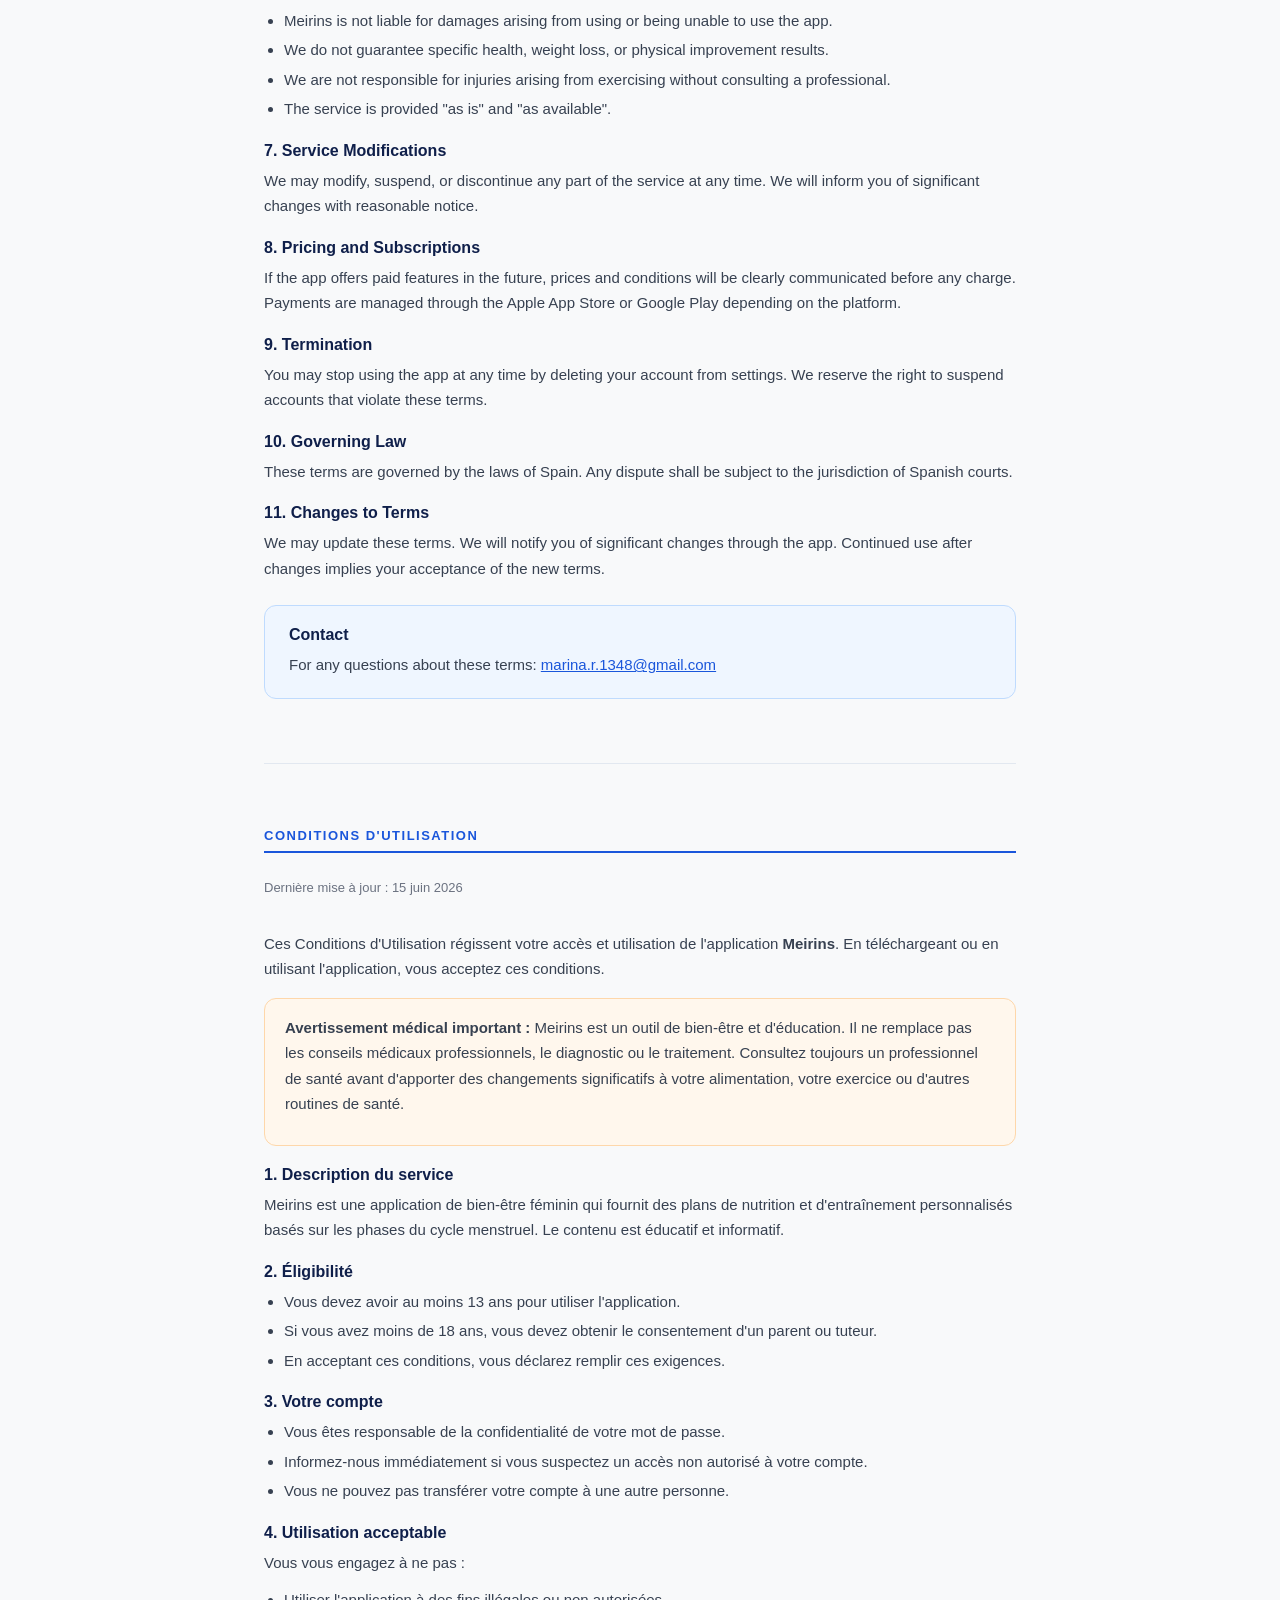
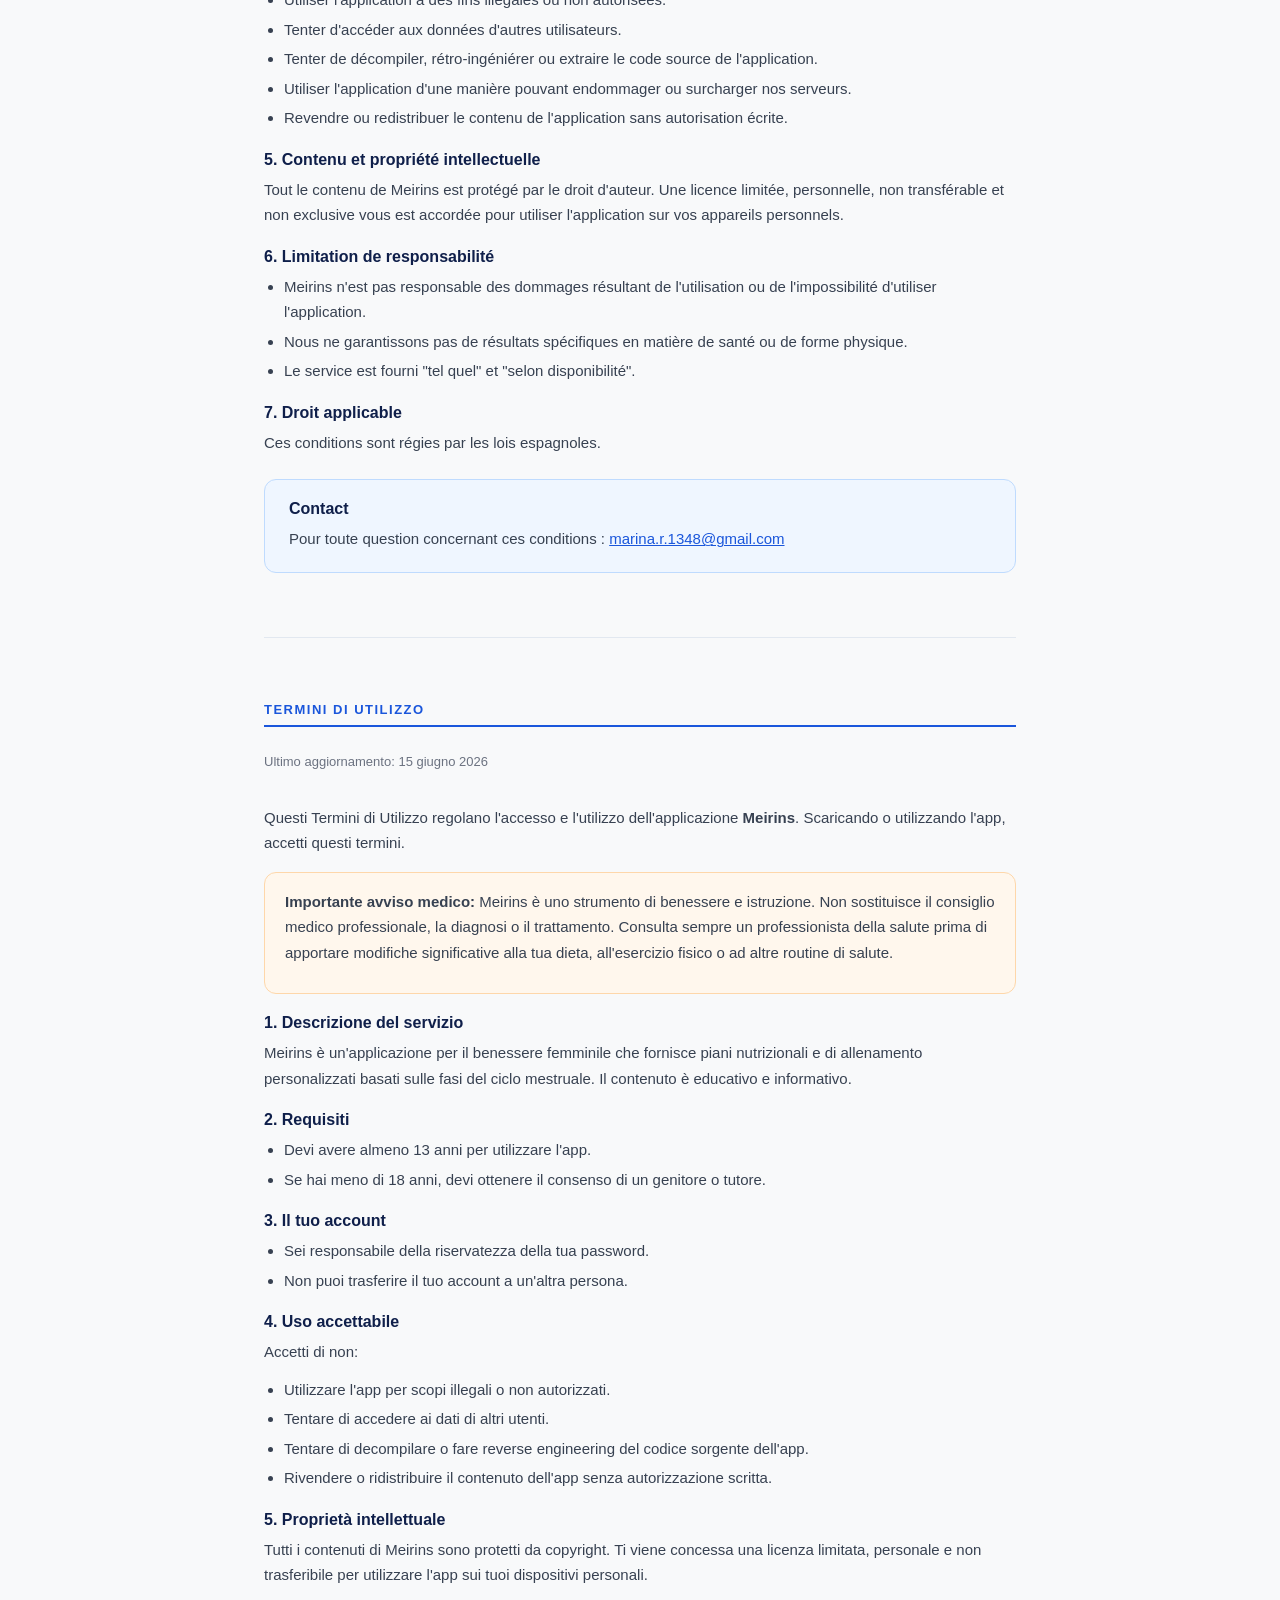
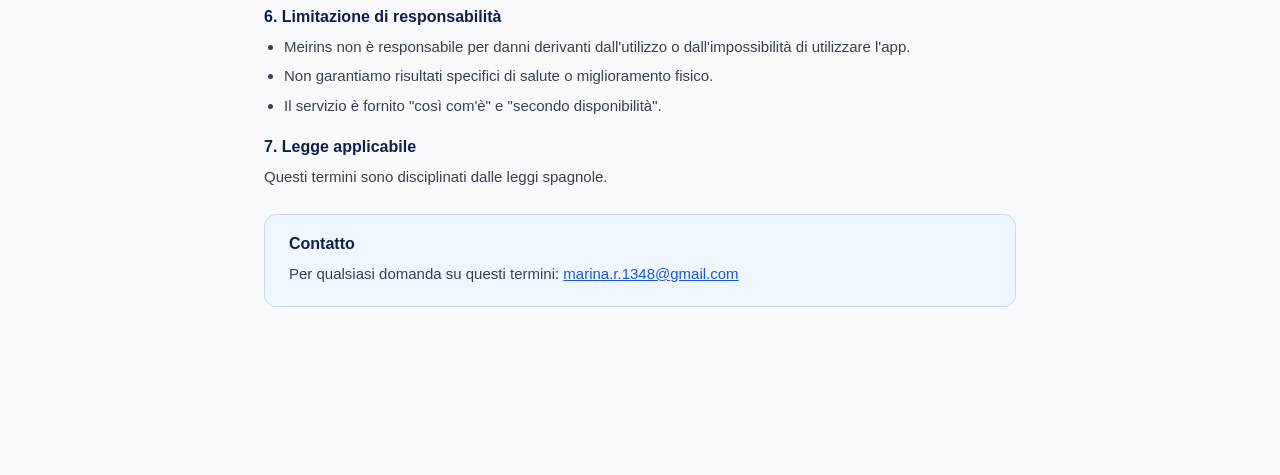
<file: terms-of-use.html>
<!DOCTYPE html>
<html lang="es">
<head>
  <meta charset="UTF-8">
  <meta name="viewport" content="width=device-width, initial-scale=1.0">
  <title>Meirins — Términos de Uso / Terms of Use</title>
  <style>
    * { box-sizing: border-box; margin: 0; padding: 0; }
    body { font-family: -apple-system, BlinkMacSystemFont, 'Segoe UI', sans-serif; color: #1a1a2e; background: #f8f9fa; }
    header { background: #0F1F4A; color: white; padding: 24px 32px; }
    header h1 { font-size: 24px; font-weight: 700; letter-spacing: 2px; }
    header p { font-size: 13px; opacity: 0.7; margin-top: 4px; }
    .lang-nav { background: white; border-bottom: 1px solid #e2e8f0; padding: 12px 32px; display: flex; gap: 16px; }
    .lang-nav a { color: #1A56DB; text-decoration: none; font-size: 14px; font-weight: 500; }
    .lang-nav a:hover { text-decoration: underline; }
    main { max-width: 800px; margin: 40px auto; padding: 0 24px 80px; }
    section { margin-bottom: 48px; }
    section h2 { font-size: 13px; font-weight: 700; text-transform: uppercase; letter-spacing: 1.5px; color: #1A56DB; margin-bottom: 24px; padding-bottom: 8px; border-bottom: 2px solid #1A56DB; }
    h3 { font-size: 16px; font-weight: 600; color: #0F1F4A; margin: 20px 0 8px; }
    p { font-size: 15px; line-height: 1.7; color: #374151; margin-bottom: 12px; }
    ul { margin: 8px 0 12px 20px; }
    li { font-size: 15px; line-height: 1.7; color: #374151; margin-bottom: 4px; }
    .date { font-size: 13px; color: #6b7280; margin-bottom: 32px; }
    .contact-box { background: #EFF6FF; border: 1px solid #BFDBFE; border-radius: 12px; padding: 20px 24px; margin-top: 24px; }
    .contact-box p { margin: 0; }
    .warning-box { background: #FFF7ED; border: 1px solid #FED7AA; border-radius: 12px; padding: 16px 20px; margin: 16px 0; }
    a { color: #1A56DB; }
    hr { border: none; border-top: 1px solid #e2e8f0; margin: 64px 0; }
  </style>
</head>
<body>

<header>
  <h1>MEIRINS</h1>
  <p>Términos de Uso · Terms of Use · Conditions d'Utilisation · Termini di Utilizzo</p>
</header>

<div class="lang-nav">
  <a href="#es">Español</a>
  <a href="#en">English</a>
  <a href="#fr">Français</a>
  <a href="#it">Italiano</a>
</div>

<main>

<!-- ═══════════════════════════════════ ESPAÑOL ═══════════════════════════════════ -->
<div id="es">
<section>
  <h2>Términos de Uso</h2>
  <p class="date">Última actualización: 15 de junio de 2026</p>

  <p>Estos Términos de Uso regulan el acceso y uso de la aplicación <strong>Meirins</strong>. Al descargar o usar la aplicación, aceptas estos términos.</p>

  <div class="warning-box">
    <p><strong>Aviso médico importante:</strong> Meirins es una herramienta de bienestar y educación. No sustituye el consejo médico profesional, el diagnóstico ni el tratamiento. Consulta siempre a un profesional de salud antes de hacer cambios significativos en tu dieta, ejercicio u otras rutinas de salud.</p>
  </div>

  <h3>1. Descripción del servicio</h3>
  <p>Meirins es una aplicación de bienestar femenino que proporciona planes de nutrición y entrenamiento personalizados basados en las fases del ciclo menstrual. El contenido es educativo e informativo.</p>

  <h3>2. Elegibilidad</h3>
  <ul>
    <li>Debes tener al menos 13 años para usar la aplicación.</li>
    <li>Si eres menor de 18 años, debes contar con el consentimiento de un padre o tutor legal.</li>
    <li>Al aceptar estos términos, declaras que cumples estos requisitos.</li>
  </ul>

  <h3>3. Tu cuenta</h3>
  <ul>
    <li>Eres responsable de mantener la confidencialidad de tu contraseña.</li>
    <li>Notifícanos inmediatamente si sospechas de acceso no autorizado a tu cuenta.</li>
    <li>No puedes transferir tu cuenta a otra persona.</li>
  </ul>

  <h3>4. Uso aceptable</h3>
  <p>Aceptas no:</p>
  <ul>
    <li>Usar la app para fines ilegales o no autorizados.</li>
    <li>Intentar acceder a datos de otros usuarios.</li>
    <li>Intentar descompilar, hacer ingeniería inversa o extraer el código fuente de la app.</li>
    <li>Usar la app de forma que pueda dañar, sobrecargar o deteriorar nuestros servidores.</li>
    <li>Revender o redistribuir el contenido de la app sin autorización escrita.</li>
  </ul>

  <h3>5. Contenido y propiedad intelectual</h3>
  <p>Todo el contenido de Meirins (textos, recetas, planes de entrenamiento, diseño, código) es propiedad de Meirins o sus licenciantes y está protegido por derechos de autor. Se te otorga una licencia limitada, personal, no transferible y no exclusiva para usar la app en tus dispositivos personales.</p>

  <h3>6. Limitación de responsabilidad</h3>
  <p>En la máxima medida permitida por la ley:</p>
  <ul>
    <li>Meirins no se responsabiliza de daños derivados del uso o imposibilidad de usar la app.</li>
    <li>No garantizamos resultados específicos de salud, pérdida de peso o mejora física.</li>
    <li>No somos responsables de lesiones derivadas de la práctica de ejercicio sin consultar a un profesional.</li>
    <li>El servicio se proporciona "tal cual" y "según disponibilidad".</li>
  </ul>

  <h3>7. Modificaciones del servicio</h3>
  <p>Podemos modificar, suspender o interrumpir cualquier parte del servicio en cualquier momento. Te informaremos de cambios significativos con antelación razonable.</p>

  <h3>8. Precios y suscripciones</h3>
  <p>Si la app ofrece funciones de pago en el futuro, los precios y condiciones se comunicarán claramente antes de cualquier cargo. Los pagos se gestionan a través de Apple App Store o Google Play según la plataforma.</p>

  <h3>9. Terminación</h3>
  <p>Puedes dejar de usar la app en cualquier momento eliminando tu cuenta desde la configuración. Nos reservamos el derecho de suspender cuentas que incumplan estos términos.</p>

  <h3>10. Ley aplicable</h3>
  <p>Estos términos se rigen por las leyes de España. Cualquier disputa se someterá a la jurisdicción de los tribunales españoles.</p>

  <h3>11. Cambios en los términos</h3>
  <p>Podemos actualizar estos términos. Te notificaremos de cambios significativos mediante la app. El uso continuado tras los cambios implica tu aceptación de los nuevos términos.</p>

  <div class="contact-box">
    <h3 style="margin-top:0">Contacto</h3>
    <p>Para cualquier consulta sobre estos términos: <a href="mailto:marina.r.1348@gmail.com">marina.r.1348@gmail.com</a></p>
  </div>
</section>
</div>

<hr>

<!-- ═══════════════════════════════════ ENGLISH ═══════════════════════════════════ -->
<div id="en">
<section>
  <h2>Terms of Use</h2>
  <p class="date">Last updated: June 15, 2026</p>

  <p>These Terms of Use govern your access to and use of the <strong>Meirins</strong> application. By downloading or using the app, you agree to these terms.</p>

  <div class="warning-box">
    <p><strong>Important medical disclaimer:</strong> Meirins is a wellness and education tool. It does not replace professional medical advice, diagnosis, or treatment. Always consult a healthcare professional before making significant changes to your diet, exercise, or other health routines.</p>
  </div>

  <h3>1. Description of Service</h3>
  <p>Meirins is a women's wellness application that provides personalised nutrition and workout plans based on menstrual cycle phases. The content is educational and informational in nature.</p>

  <h3>2. Eligibility</h3>
  <ul>
    <li>You must be at least 13 years old to use the app.</li>
    <li>If you are under 18, you must have parental or guardian consent.</li>
    <li>By accepting these terms, you declare that you meet these requirements.</li>
  </ul>

  <h3>3. Your Account</h3>
  <ul>
    <li>You are responsible for keeping your password confidential.</li>
    <li>Notify us immediately if you suspect unauthorised access to your account.</li>
    <li>You may not transfer your account to another person.</li>
  </ul>

  <h3>4. Acceptable Use</h3>
  <p>You agree not to:</p>
  <ul>
    <li>Use the app for illegal or unauthorised purposes.</li>
    <li>Attempt to access other users' data.</li>
    <li>Attempt to decompile, reverse-engineer, or extract the app's source code.</li>
    <li>Use the app in a way that could damage, overload, or impair our servers.</li>
    <li>Resell or redistribute app content without written authorisation.</li>
  </ul>

  <h3>5. Content and Intellectual Property</h3>
  <p>All Meirins content (texts, recipes, workout plans, design, code) is owned by Meirins or its licensors and is protected by copyright. You are granted a limited, personal, non-transferable, non-exclusive licence to use the app on your personal devices.</p>

  <h3>6. Limitation of Liability</h3>
  <p>To the fullest extent permitted by law:</p>
  <ul>
    <li>Meirins is not liable for damages arising from using or being unable to use the app.</li>
    <li>We do not guarantee specific health, weight loss, or physical improvement results.</li>
    <li>We are not responsible for injuries arising from exercising without consulting a professional.</li>
    <li>The service is provided "as is" and "as available".</li>
  </ul>

  <h3>7. Service Modifications</h3>
  <p>We may modify, suspend, or discontinue any part of the service at any time. We will inform you of significant changes with reasonable notice.</p>

  <h3>8. Pricing and Subscriptions</h3>
  <p>If the app offers paid features in the future, prices and conditions will be clearly communicated before any charge. Payments are managed through the Apple App Store or Google Play depending on the platform.</p>

  <h3>9. Termination</h3>
  <p>You may stop using the app at any time by deleting your account from settings. We reserve the right to suspend accounts that violate these terms.</p>

  <h3>10. Governing Law</h3>
  <p>These terms are governed by the laws of Spain. Any dispute shall be subject to the jurisdiction of Spanish courts.</p>

  <h3>11. Changes to Terms</h3>
  <p>We may update these terms. We will notify you of significant changes through the app. Continued use after changes implies your acceptance of the new terms.</p>

  <div class="contact-box">
    <h3 style="margin-top:0">Contact</h3>
    <p>For any questions about these terms: <a href="mailto:marina.r.1348@gmail.com">marina.r.1348@gmail.com</a></p>
  </div>
</section>
</div>

<hr>

<!-- ═══════════════════════════════════ FRANÇAIS ═══════════════════════════════════ -->
<div id="fr">
<section>
  <h2>Conditions d'Utilisation</h2>
  <p class="date">Dernière mise à jour : 15 juin 2026</p>

  <p>Ces Conditions d'Utilisation régissent votre accès et utilisation de l'application <strong>Meirins</strong>. En téléchargeant ou en utilisant l'application, vous acceptez ces conditions.</p>

  <div class="warning-box">
    <p><strong>Avertissement médical important :</strong> Meirins est un outil de bien-être et d'éducation. Il ne remplace pas les conseils médicaux professionnels, le diagnostic ou le traitement. Consultez toujours un professionnel de santé avant d'apporter des changements significatifs à votre alimentation, votre exercice ou d'autres routines de santé.</p>
  </div>

  <h3>1. Description du service</h3>
  <p>Meirins est une application de bien-être féminin qui fournit des plans de nutrition et d'entraînement personnalisés basés sur les phases du cycle menstruel. Le contenu est éducatif et informatif.</p>

  <h3>2. Éligibilité</h3>
  <ul>
    <li>Vous devez avoir au moins 13 ans pour utiliser l'application.</li>
    <li>Si vous avez moins de 18 ans, vous devez obtenir le consentement d'un parent ou tuteur.</li>
    <li>En acceptant ces conditions, vous déclarez remplir ces exigences.</li>
  </ul>

  <h3>3. Votre compte</h3>
  <ul>
    <li>Vous êtes responsable de la confidentialité de votre mot de passe.</li>
    <li>Informez-nous immédiatement si vous suspectez un accès non autorisé à votre compte.</li>
    <li>Vous ne pouvez pas transférer votre compte à une autre personne.</li>
  </ul>

  <h3>4. Utilisation acceptable</h3>
  <p>Vous vous engagez à ne pas :</p>
  <ul>
    <li>Utiliser l'application à des fins illégales ou non autorisées.</li>
    <li>Tenter d'accéder aux données d'autres utilisateurs.</li>
    <li>Tenter de décompiler, rétro-ingéniérer ou extraire le code source de l'application.</li>
    <li>Utiliser l'application d'une manière pouvant endommager ou surcharger nos serveurs.</li>
    <li>Revendre ou redistribuer le contenu de l'application sans autorisation écrite.</li>
  </ul>

  <h3>5. Contenu et propriété intellectuelle</h3>
  <p>Tout le contenu de Meirins est protégé par le droit d'auteur. Une licence limitée, personnelle, non transférable et non exclusive vous est accordée pour utiliser l'application sur vos appareils personnels.</p>

  <h3>6. Limitation de responsabilité</h3>
  <ul>
    <li>Meirins n'est pas responsable des dommages résultant de l'utilisation ou de l'impossibilité d'utiliser l'application.</li>
    <li>Nous ne garantissons pas de résultats spécifiques en matière de santé ou de forme physique.</li>
    <li>Le service est fourni "tel quel" et "selon disponibilité".</li>
  </ul>

  <h3>7. Droit applicable</h3>
  <p>Ces conditions sont régies par les lois espagnoles.</p>

  <div class="contact-box">
    <h3 style="margin-top:0">Contact</h3>
    <p>Pour toute question concernant ces conditions : <a href="mailto:marina.r.1348@gmail.com">marina.r.1348@gmail.com</a></p>
  </div>
</section>
</div>

<hr>

<!-- ═══════════════════════════════════ ITALIANO ═══════════════════════════════════ -->
<div id="it">
<section>
  <h2>Termini di Utilizzo</h2>
  <p class="date">Ultimo aggiornamento: 15 giugno 2026</p>

  <p>Questi Termini di Utilizzo regolano l'accesso e l'utilizzo dell'applicazione <strong>Meirins</strong>. Scaricando o utilizzando l'app, accetti questi termini.</p>

  <div class="warning-box">
    <p><strong>Importante avviso medico:</strong> Meirins è uno strumento di benessere e istruzione. Non sostituisce il consiglio medico professionale, la diagnosi o il trattamento. Consulta sempre un professionista della salute prima di apportare modifiche significative alla tua dieta, all'esercizio fisico o ad altre routine di salute.</p>
  </div>

  <h3>1. Descrizione del servizio</h3>
  <p>Meirins è un'applicazione per il benessere femminile che fornisce piani nutrizionali e di allenamento personalizzati basati sulle fasi del ciclo mestruale. Il contenuto è educativo e informativo.</p>

  <h3>2. Requisiti</h3>
  <ul>
    <li>Devi avere almeno 13 anni per utilizzare l'app.</li>
    <li>Se hai meno di 18 anni, devi ottenere il consenso di un genitore o tutore.</li>
  </ul>

  <h3>3. Il tuo account</h3>
  <ul>
    <li>Sei responsabile della riservatezza della tua password.</li>
    <li>Non puoi trasferire il tuo account a un'altra persona.</li>
  </ul>

  <h3>4. Uso accettabile</h3>
  <p>Accetti di non:</p>
  <ul>
    <li>Utilizzare l'app per scopi illegali o non autorizzati.</li>
    <li>Tentare di accedere ai dati di altri utenti.</li>
    <li>Tentare di decompilare o fare reverse engineering del codice sorgente dell'app.</li>
    <li>Rivendere o ridistribuire il contenuto dell'app senza autorizzazione scritta.</li>
  </ul>

  <h3>5. Proprietà intellettuale</h3>
  <p>Tutti i contenuti di Meirins sono protetti da copyright. Ti viene concessa una licenza limitata, personale e non trasferibile per utilizzare l'app sui tuoi dispositivi personali.</p>

  <h3>6. Limitazione di responsabilità</h3>
  <ul>
    <li>Meirins non è responsabile per danni derivanti dall'utilizzo o dall'impossibilità di utilizzare l'app.</li>
    <li>Non garantiamo risultati specifici di salute o miglioramento fisico.</li>
    <li>Il servizio è fornito "così com'è" e "secondo disponibilità".</li>
  </ul>

  <h3>7. Legge applicabile</h3>
  <p>Questi termini sono disciplinati dalle leggi spagnole.</p>

  <div class="contact-box">
    <h3 style="margin-top:0">Contatto</h3>
    <p>Per qualsiasi domanda su questi termini: <a href="mailto:marina.r.1348@gmail.com">marina.r.1348@gmail.com</a></p>
  </div>
</section>
</div>

</main>
</body>
</html>
</file>
